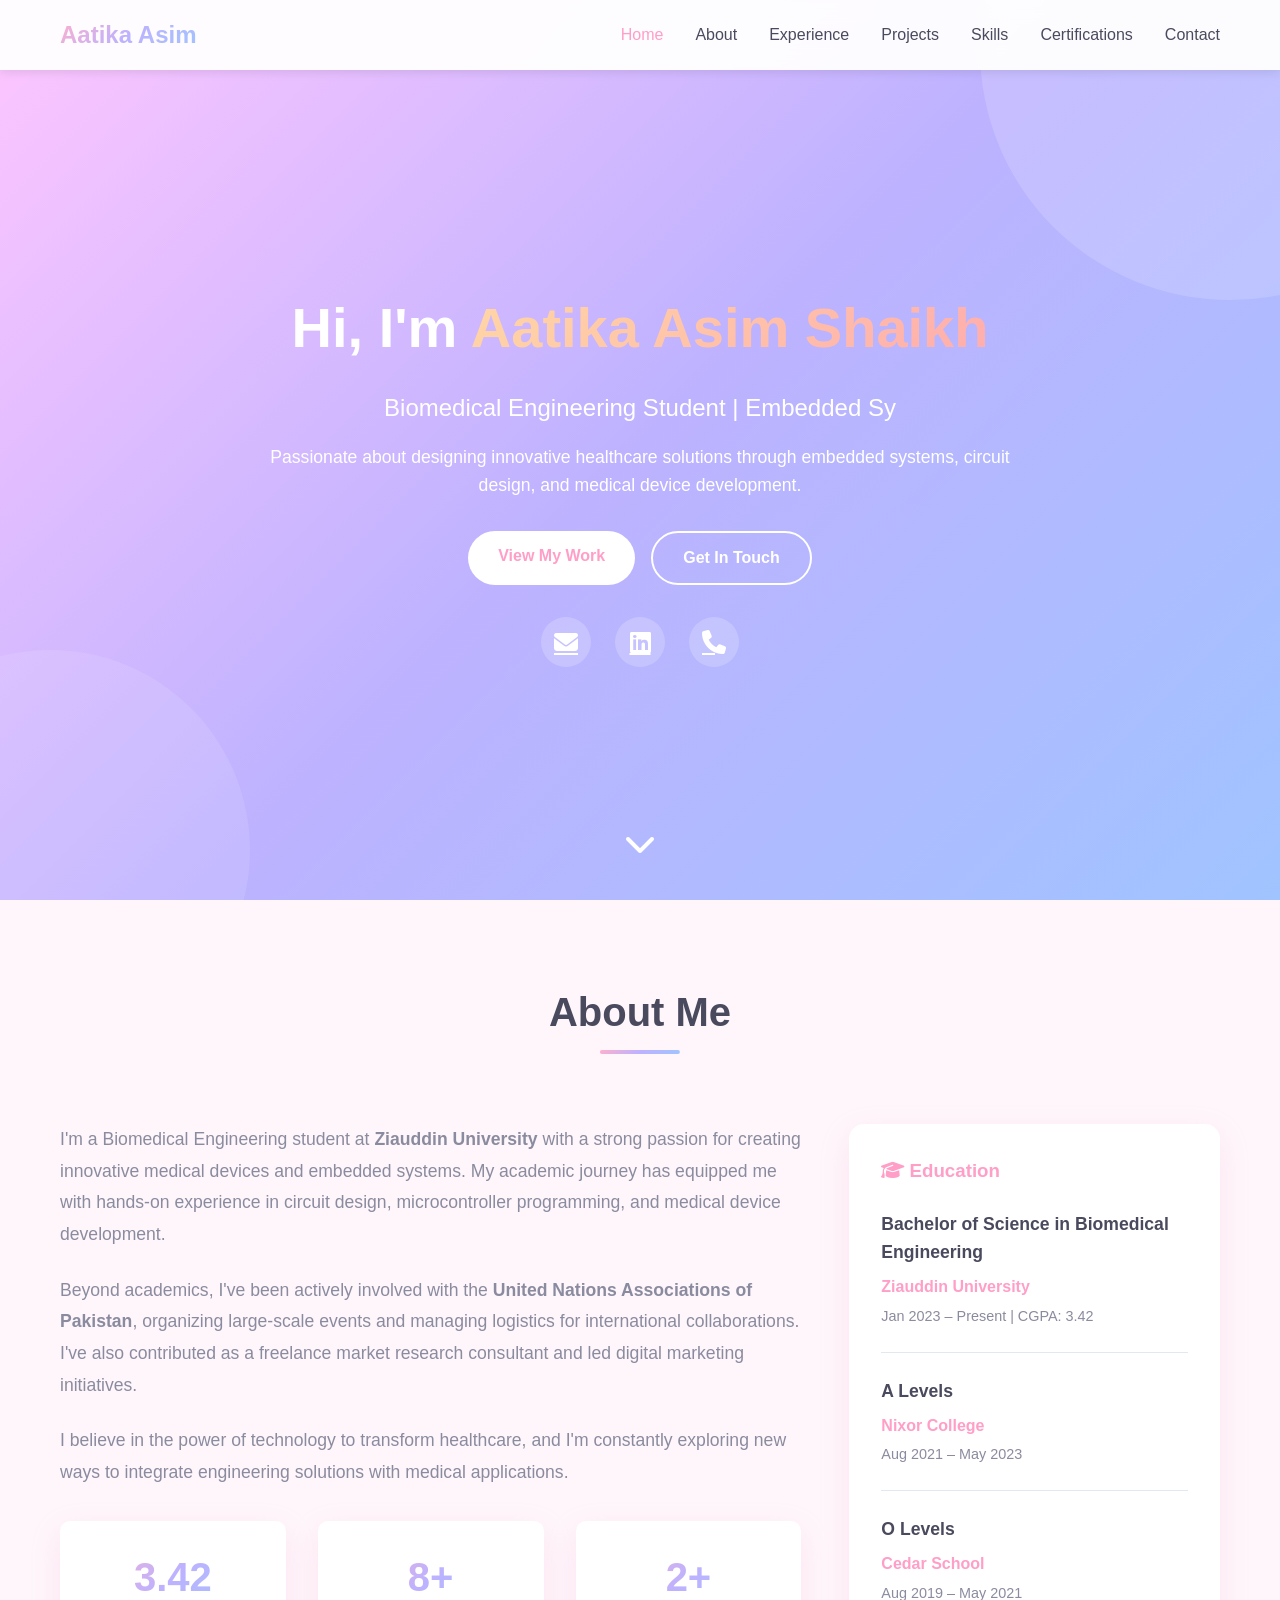
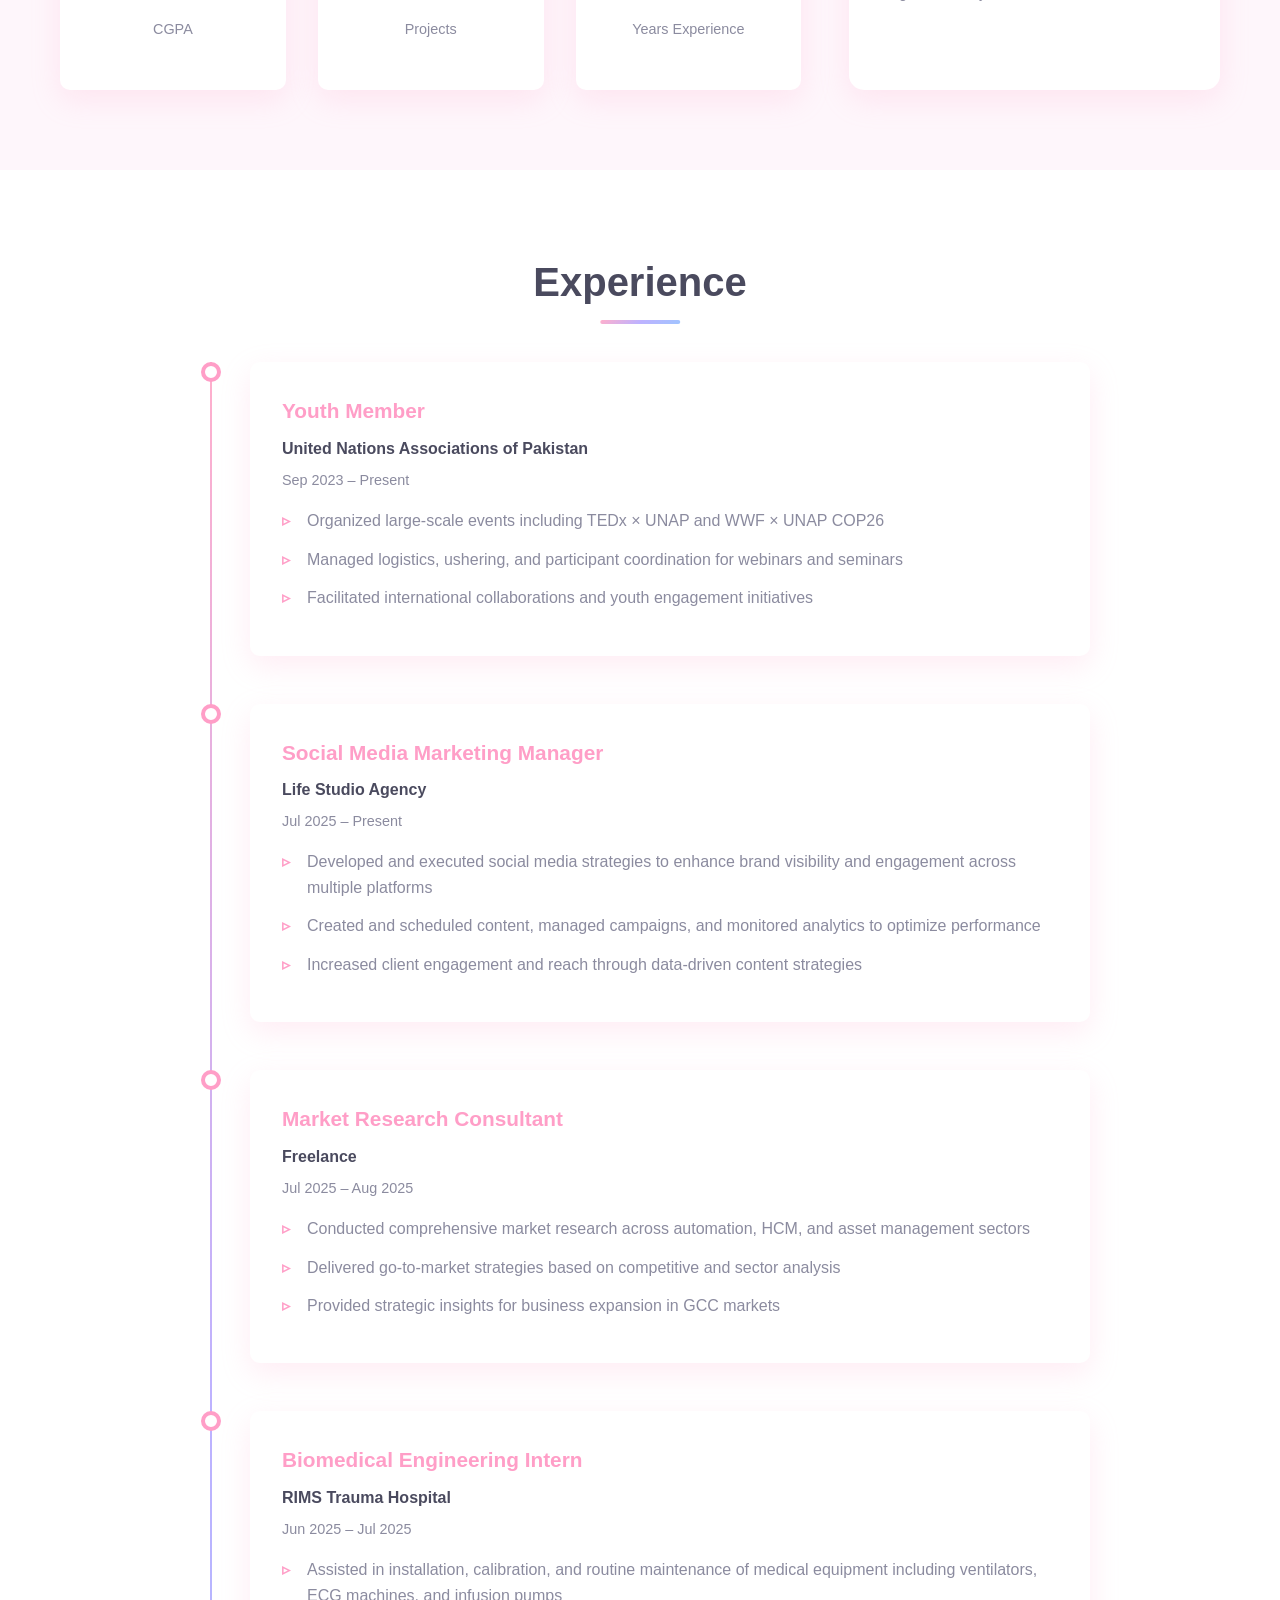
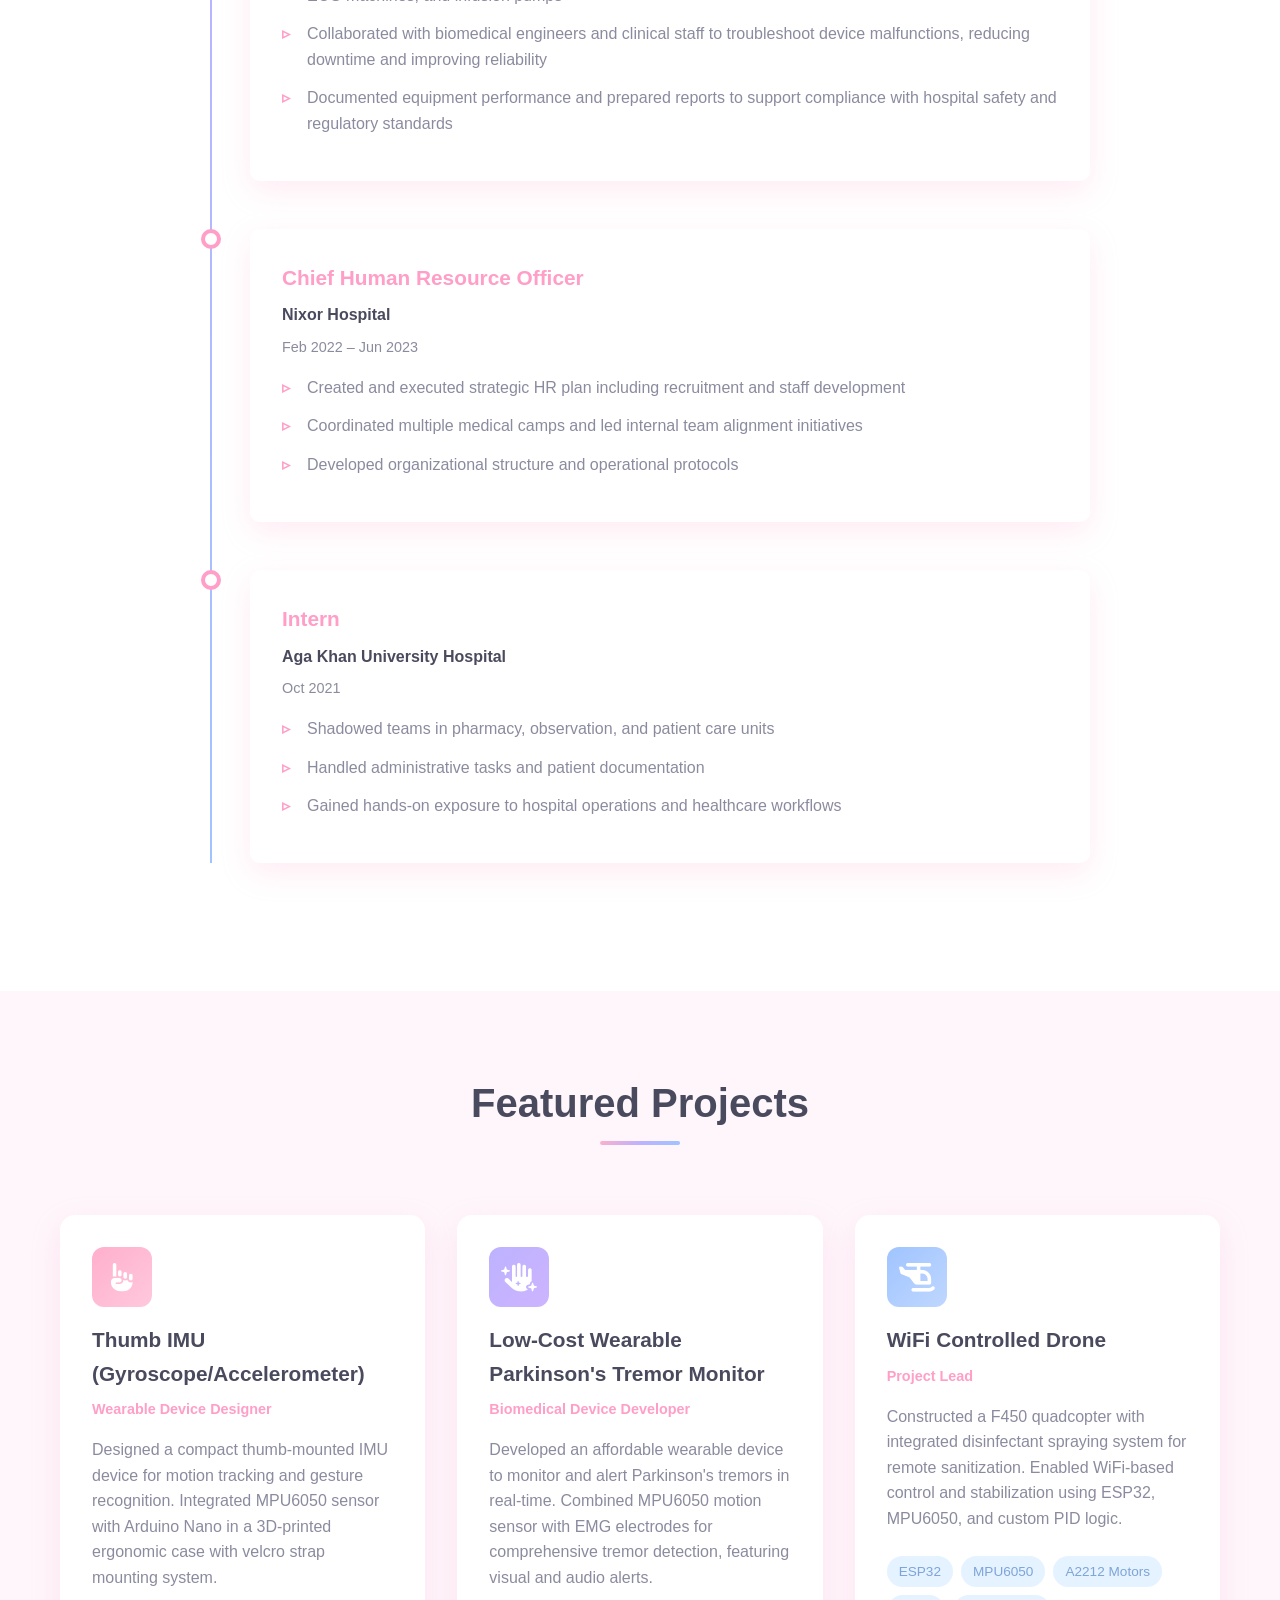
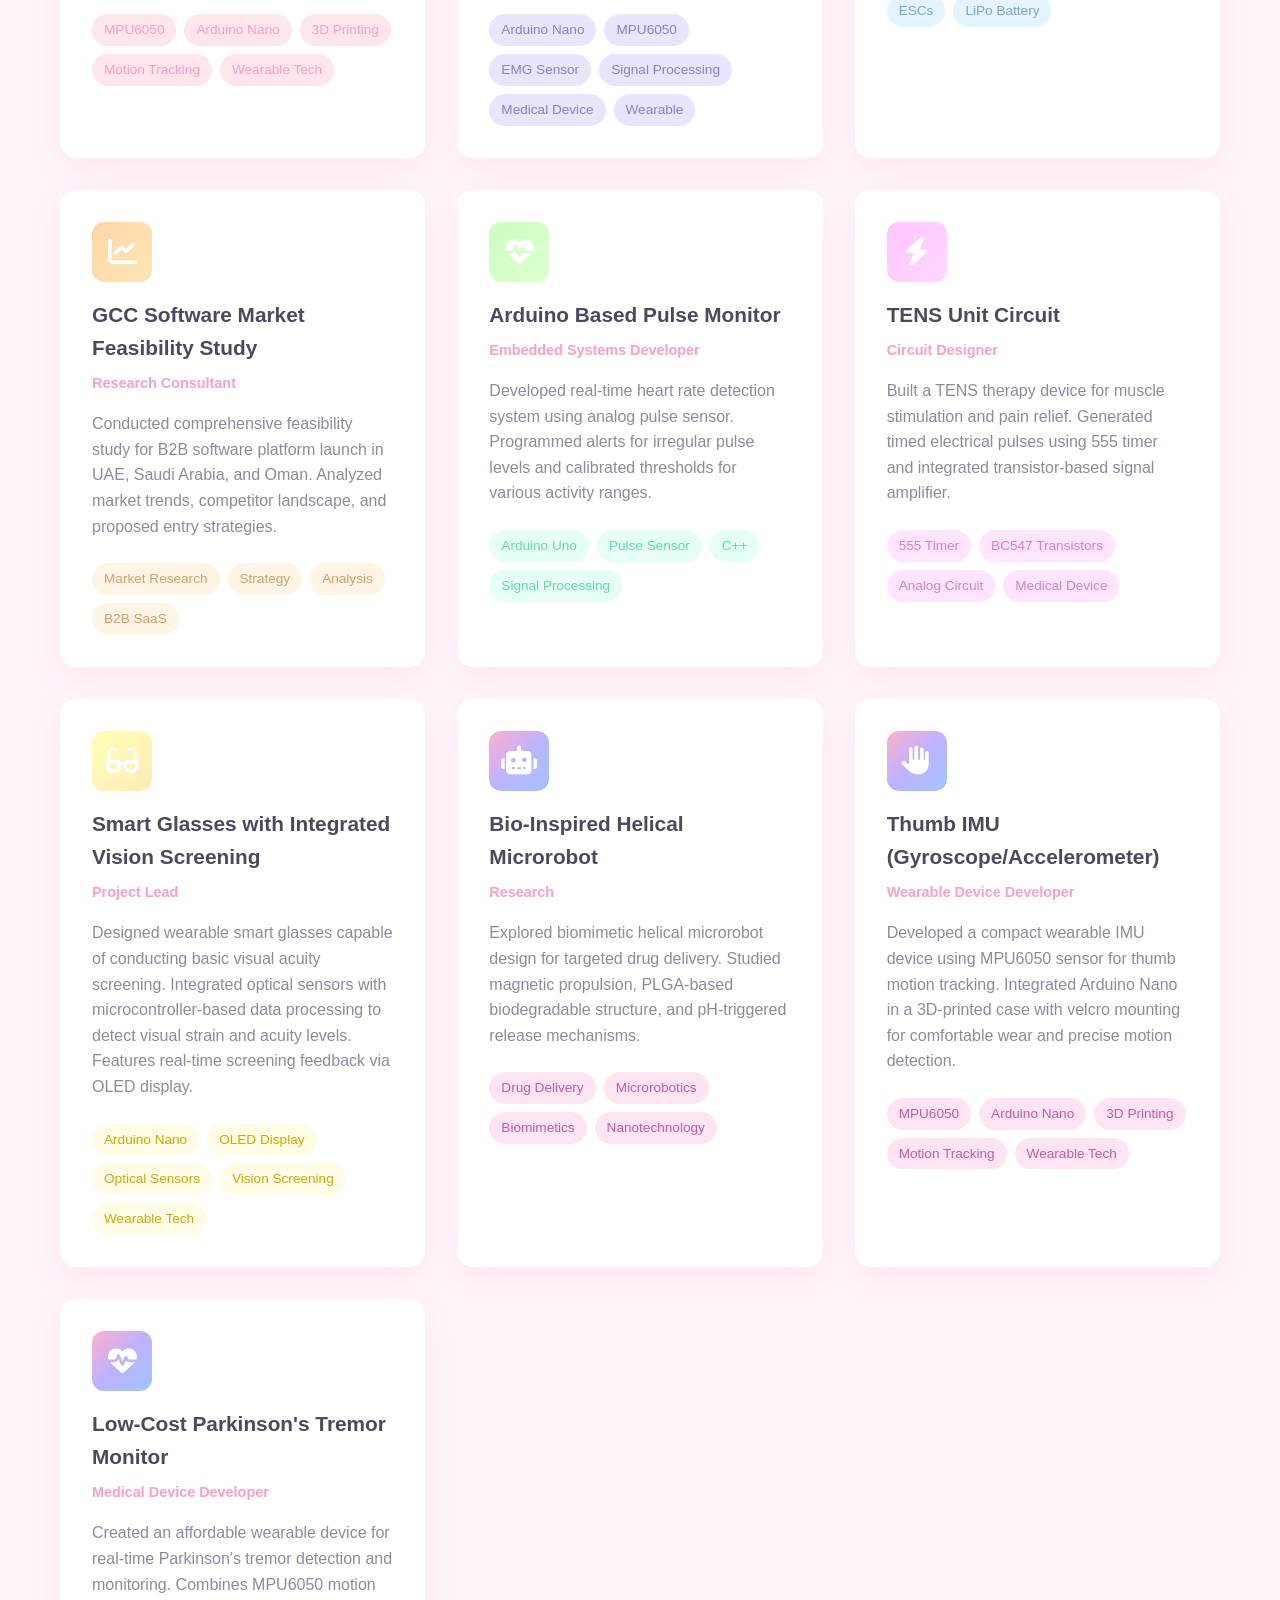
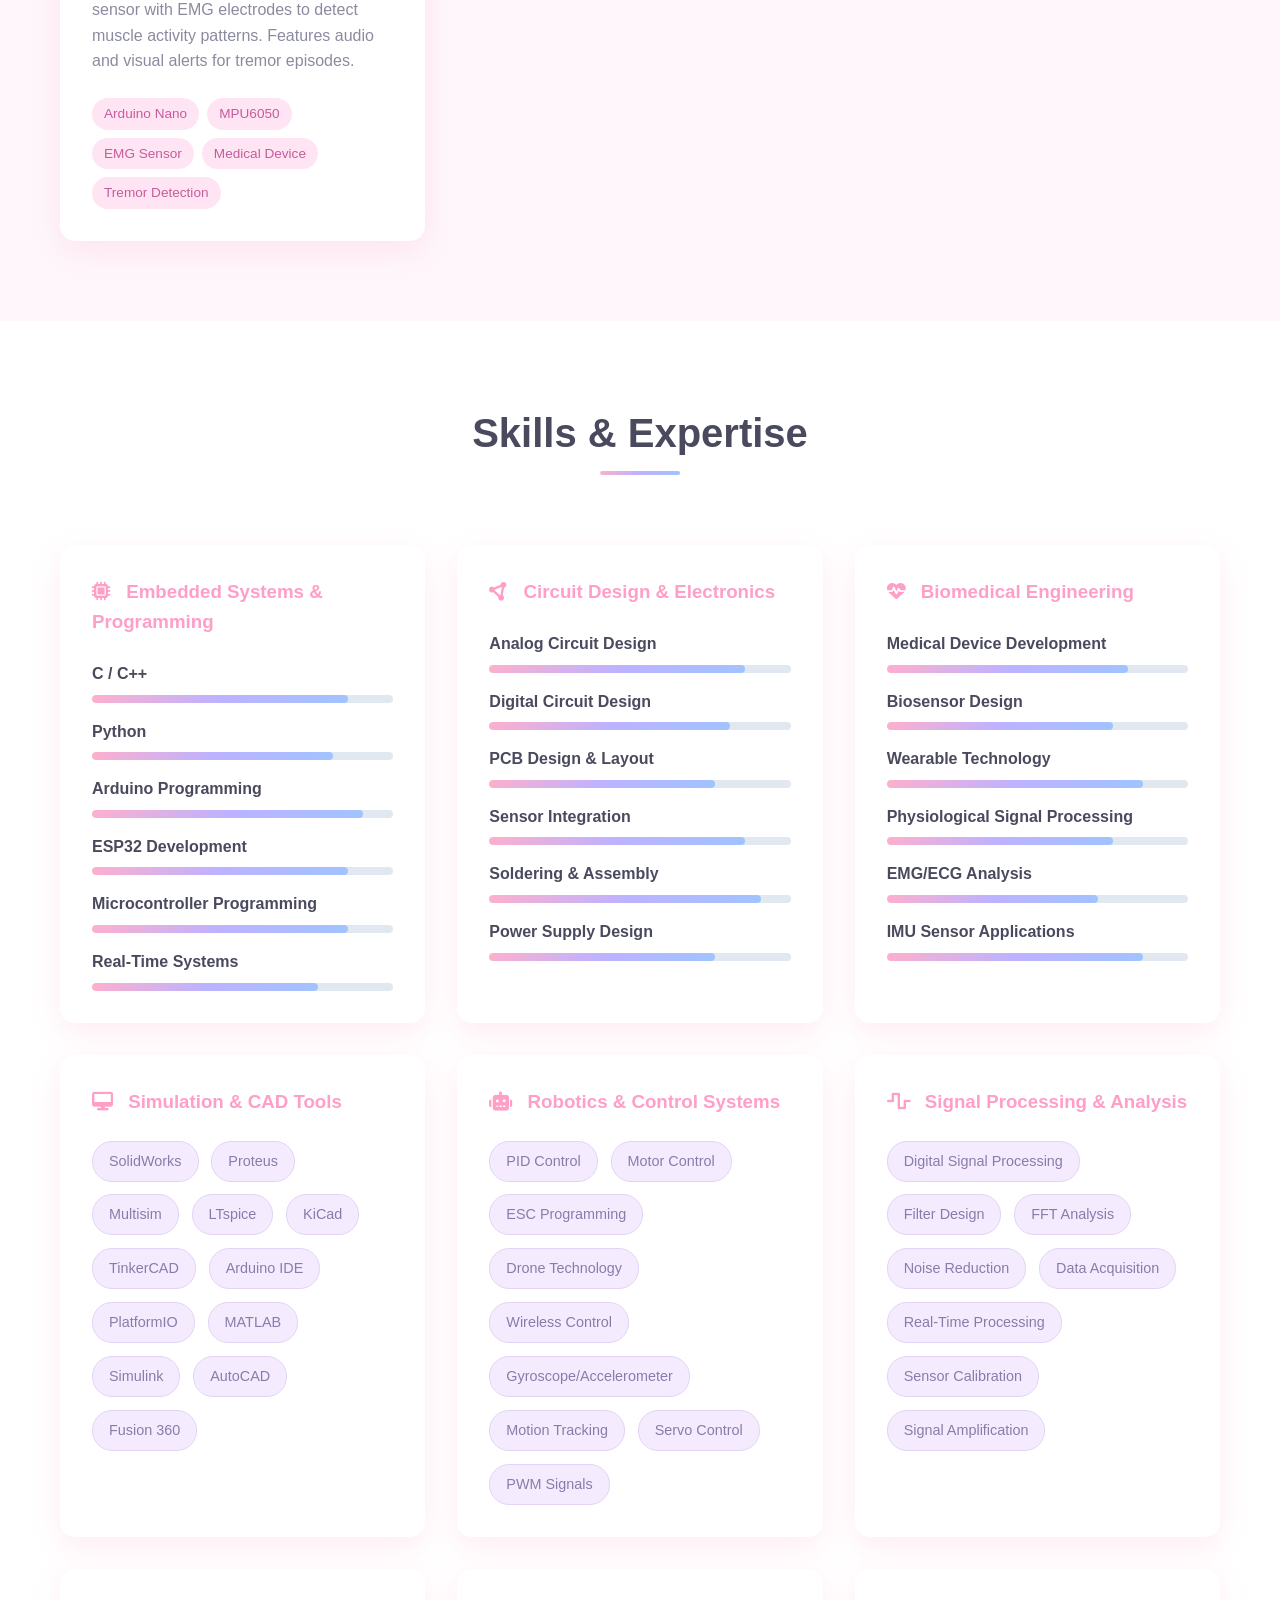
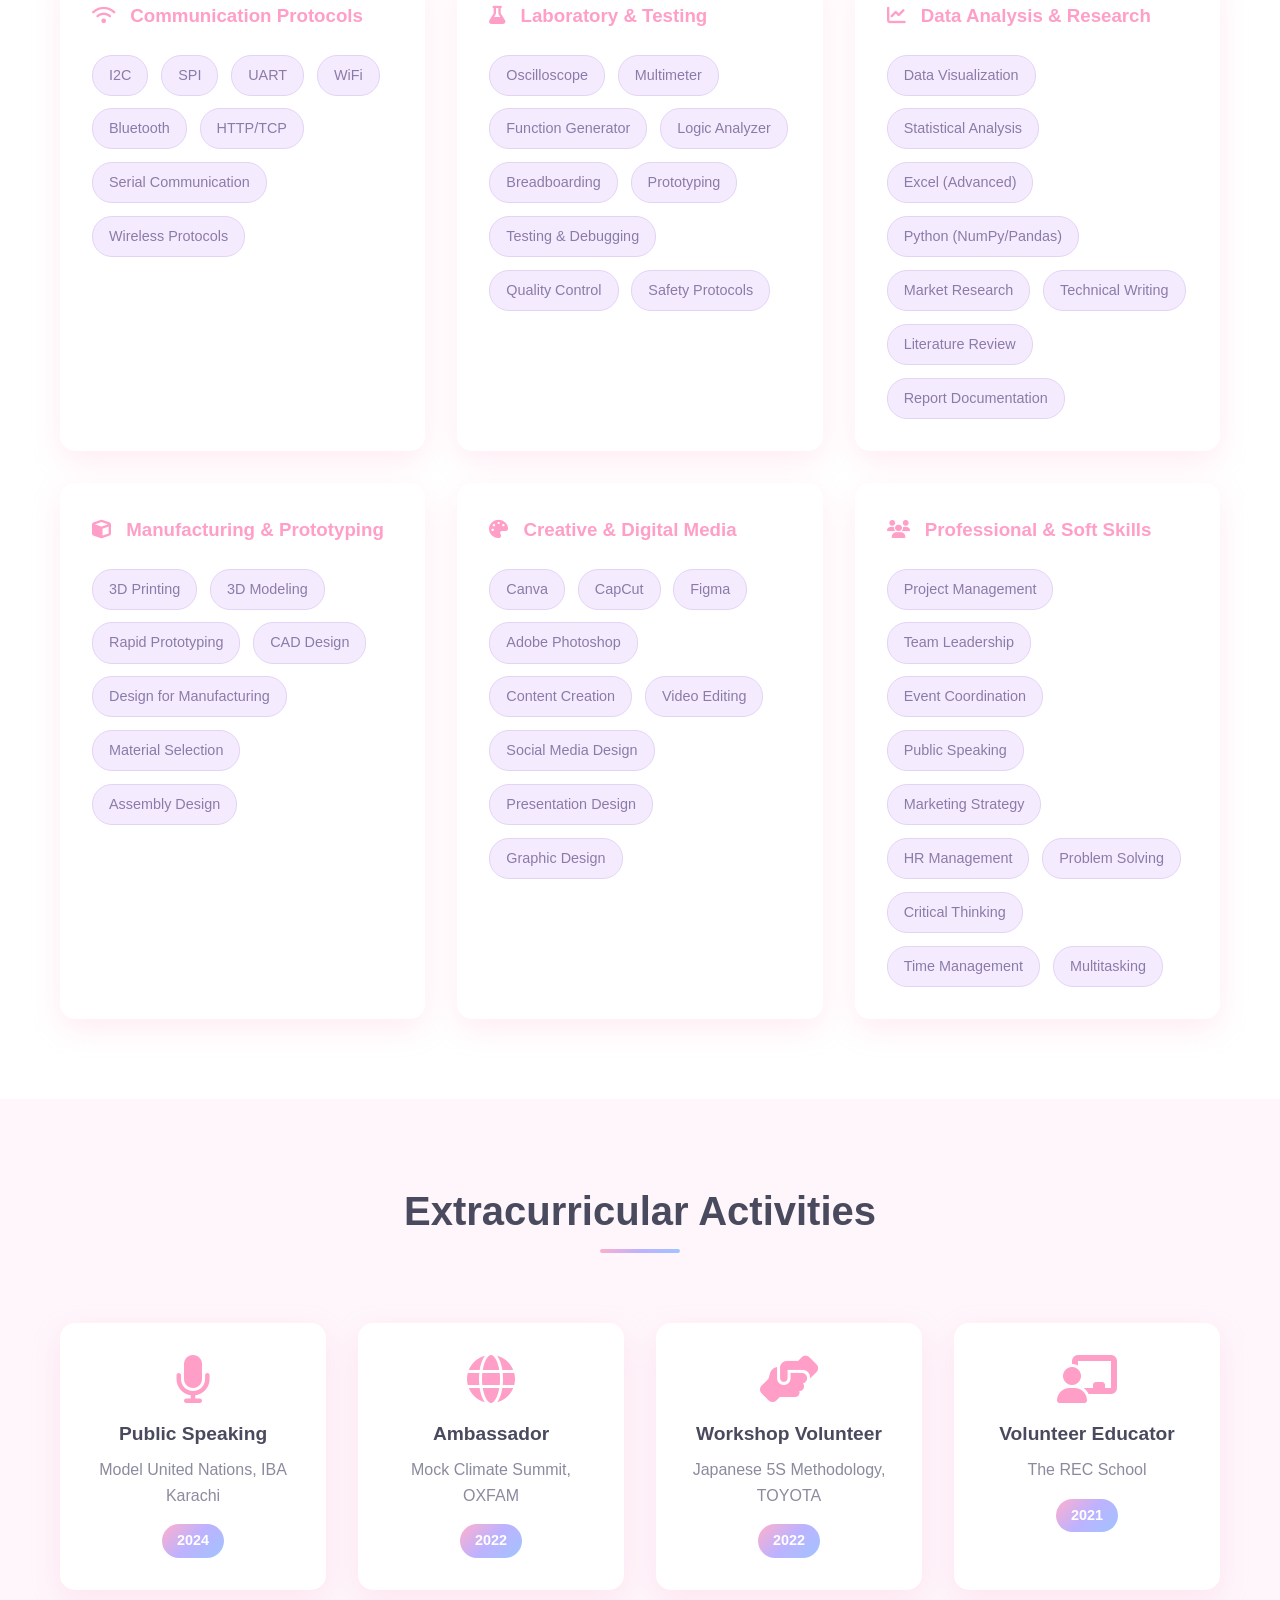
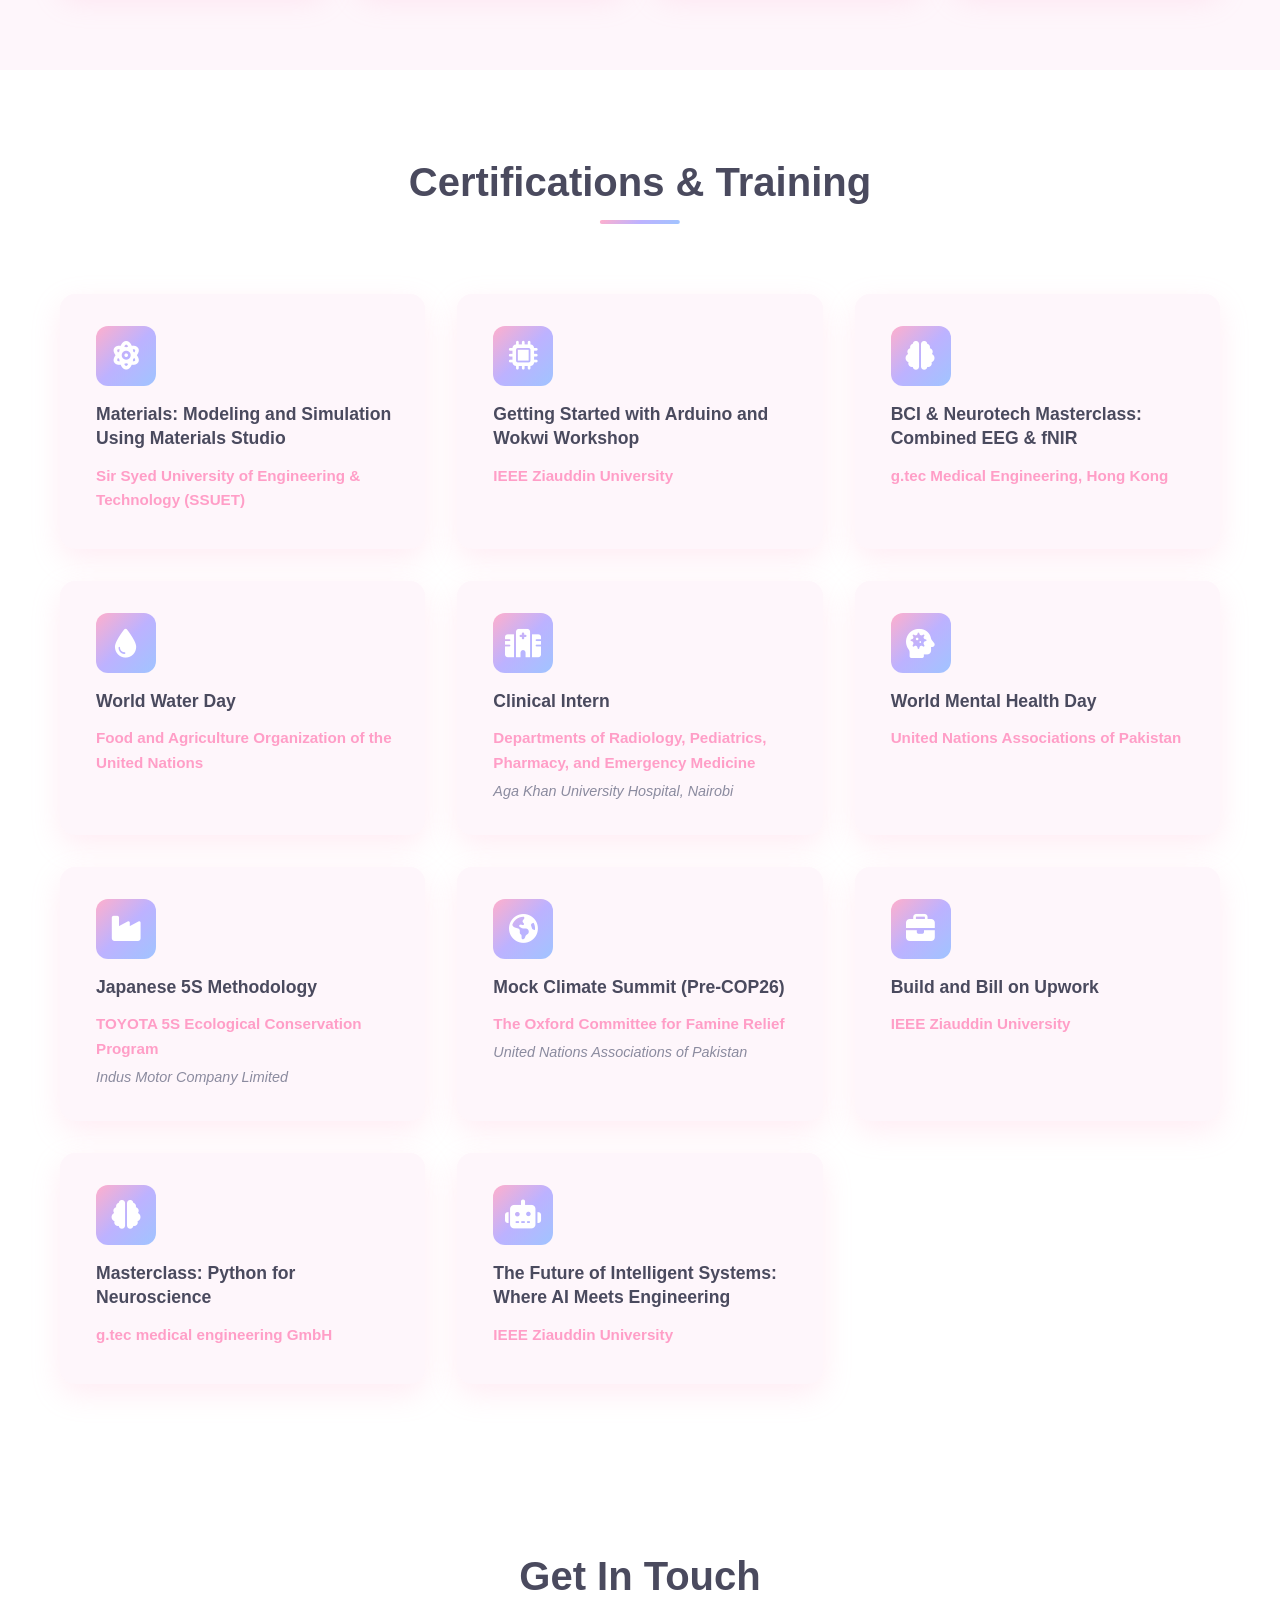
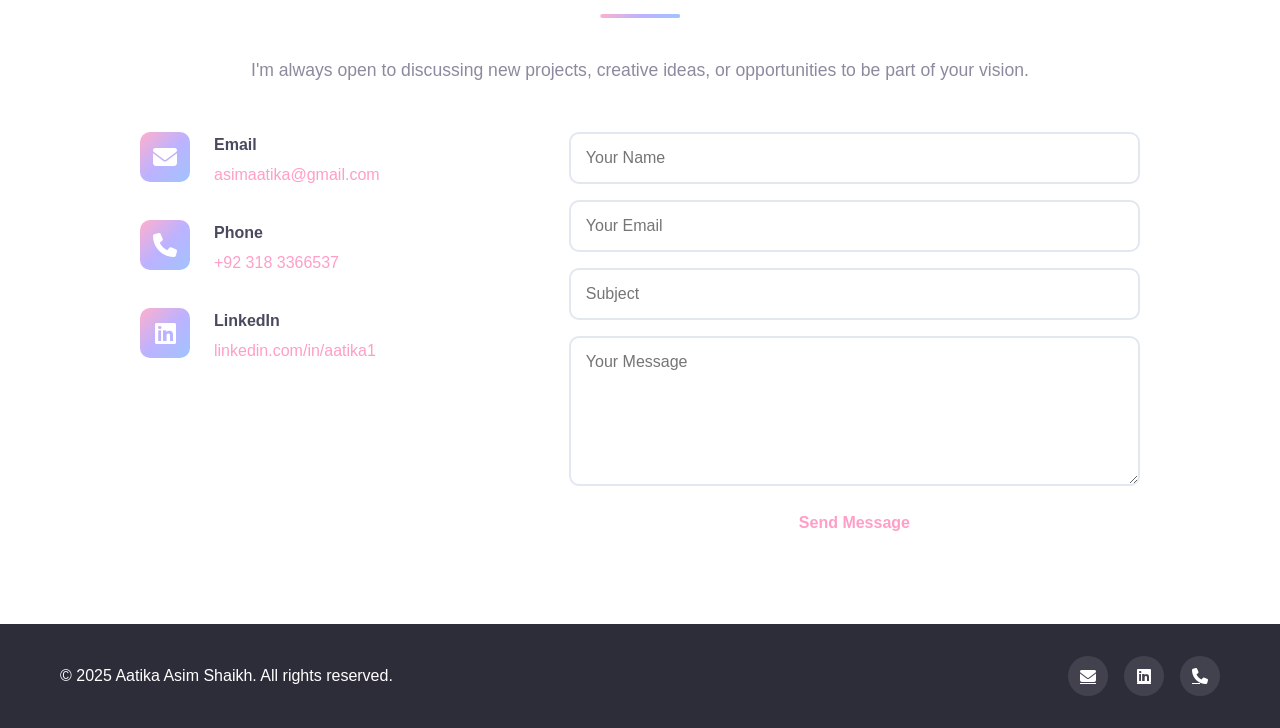
<file: index.html>
<!DOCTYPE html>
<html lang="en">
<head>
    <meta charset="UTF-8">
    <meta name="viewport" content="width=device-width, initial-scale=1.0">
    <title>Aatika Asim Shaikh | Biomedical Engineer</title>
    <link rel="stylesheet" href="style.css">
    <link rel="stylesheet" href="https://cdnjs.cloudflare.com/ajax/libs/font-awesome/6.4.0/css/all.min.css">
</head>
<body>
    <!-- Navigation -->
    <nav class="navbar">
        <div class="container">
            <div class="nav-brand">Aatika Asim</div>
            <button class="nav-toggle" id="navToggle">
                <span></span>
                <span></span>
                <span></span>
            </button>
            <ul class="nav-menu" id="navMenu">
                <li><a href="#home">Home</a></li>
                <li><a href="#about">About</a></li>
                <li><a href="#experience">Experience</a></li>
                <li><a href="#projects">Projects</a></li>
                <li><a href="#skills">Skills</a></li>
                <li><a href="#certifications">Certifications</a></li>
                <li><a href="#contact">Contact</a></li>
            </ul>
        </div>
    </nav>

    <!-- Hero Section -->
    <section id="home" class="hero">
        <div class="hero-content">
            <h1 class="hero-title">Hi, I'm <span class="highlight">Aatika Asim Shaikh</span></h1>
            <p class="hero-subtitle">Biomedical Engineering Student | Embedded Systems Developer | Innovation Enthusiast</p>
            <p class="hero-description">Passionate about designing innovative healthcare solutions through embedded systems, circuit design, and medical device development.</p>
            <div class="hero-buttons">
                <a href="#projects" class="btn btn-primary">View My Work</a>
                <a href="#contact" class="btn btn-secondary">Get In Touch</a>
            </div>
            <div class="social-links">
                <a href="mailto:asimaatika@gmail.com" aria-label="Email"><i class="fas fa-envelope"></i></a>
                <a href="https://www.linkedin.com/in/aatika1/" target="_blank" aria-label="LinkedIn"><i class="fab fa-linkedin"></i></a>
                <a href="tel:+923183366537" aria-label="Phone"><i class="fas fa-phone"></i></a>
            </div>
        </div>
        <div class="hero-scroll">
            <a href="#about"><i class="fas fa-chevron-down"></i></a>
        </div>
    </section>

    <!-- About Section -->
    <section id="about" class="about">
        <div class="container">
            <h2 class="section-title">About Me</h2>
            <div class="about-content">
                <div class="about-text">
                    <p>I'm a Biomedical Engineering student at <strong>Ziauddin University</strong> with a strong passion for creating innovative medical devices and embedded systems. My academic journey has equipped me with hands-on experience in circuit design, microcontroller programming, and medical device development.</p>
                    <p>Beyond academics, I've been actively involved with the <strong>United Nations Associations of Pakistan</strong>, organizing large-scale events and managing logistics for international collaborations. I've also contributed as a freelance market research consultant and led digital marketing initiatives.</p>
                    <p>I believe in the power of technology to transform healthcare, and I'm constantly exploring new ways to integrate engineering solutions with medical applications.</p>
                    
                    <div class="about-stats">
                        <div class="stat-item">
                            <h3>3.42</h3>
                            <p>CGPA</p>
                        </div>
                        <div class="stat-item">
                            <h3>8+</h3>
                            <p>Projects</p>
                        </div>
                        <div class="stat-item">
                            <h3>2+</h3>
                            <p>Years Experience</p>
                        </div>
                    </div>
                </div>
                <div class="about-education">
                    <h3><i class="fas fa-graduation-cap"></i> Education</h3>
                    <div class="education-item">
                        <h4>Bachelor of Science in Biomedical Engineering</h4>
                        <p class="institution">Ziauddin University</p>
                        <p class="duration">Jan 2023 – Present | CGPA: 3.42</p>
                    </div>
                    <div class="education-item">
                        <h4>A Levels</h4>
                        <p class="institution">Nixor College</p>
                        <p class="duration">Aug 2021 – May 2023</p>
                    </div>
                    <div class="education-item">
                        <h4>O Levels</h4>
                        <p class="institution">Cedar School</p>
                        <p class="duration">Aug 2019 – May 2021</p>
                    </div>
                </div>
            </div>
        </div>
    </section>

    <!-- Experience Section -->
    <section id="experience" class="experience">
        <div class="container">
            <h2 class="section-title">Experience</h2>
            <div class="timeline">
                <div class="timeline-item">
                    <div class="timeline-dot"></div>
                    <div class="timeline-content">
                        <h3>Youth Member</h3>
                        <h4>United Nations Associations of Pakistan</h4>
                        <p class="duration">Sep 2023 – Present</p>
                        <ul>
                            <li>Organized large-scale events including TEDx × UNAP and WWF × UNAP COP26</li>
                            <li>Managed logistics, ushering, and participant coordination for webinars and seminars</li>
                            <li>Facilitated international collaborations and youth engagement initiatives</li>
                        </ul>
                    </div>
                </div>

                <div class="timeline-item">
                    <div class="timeline-dot"></div>
                    <div class="timeline-content">
                        <h3>Social Media Marketing Manager</h3>
                        <h4>Life Studio Agency</h4>
                        <p class="duration">Jul 2025 – Present</p>
                        <ul>
                            <li>Developed and executed social media strategies to enhance brand visibility and engagement across multiple platforms</li>
                            <li>Created and scheduled content, managed campaigns, and monitored analytics to optimize performance</li>
                            <li>Increased client engagement and reach through data-driven content strategies</li>
                        </ul>
                    </div>
                </div>

                <div class="timeline-item">
                    <div class="timeline-dot"></div>
                    <div class="timeline-content">
                        <h3>Market Research Consultant</h3>
                        <h4>Freelance</h4>
                        <p class="duration">Jul 2025 – Aug 2025</p>
                        <ul>
                            <li>Conducted comprehensive market research across automation, HCM, and asset management sectors</li>
                            <li>Delivered go-to-market strategies based on competitive and sector analysis</li>
                            <li>Provided strategic insights for business expansion in GCC markets</li>
                        </ul>
                    </div>
                </div>

                <div class="timeline-item">
                    <div class="timeline-dot"></div>
                    <div class="timeline-content">
                        <h3>Biomedical Engineering Intern</h3>
                        <h4>RIMS Trauma Hospital</h4>
                        <p class="duration">Jun 2025 – Jul 2025</p>
                        <ul>
                            <li>Assisted in installation, calibration, and routine maintenance of medical equipment including ventilators, ECG machines, and infusion pumps</li>
                            <li>Collaborated with biomedical engineers and clinical staff to troubleshoot device malfunctions, reducing downtime and improving reliability</li>
                            <li>Documented equipment performance and prepared reports to support compliance with hospital safety and regulatory standards</li>
                        </ul>
                    </div>
                </div>

                <div class="timeline-item">
                    <div class="timeline-dot"></div>
                    <div class="timeline-content">
                        <h3>Chief Human Resource Officer</h3>
                        <h4>Nixor Hospital</h4>
                        <p class="duration">Feb 2022 – Jun 2023</p>
                        <ul>
                            <li>Created and executed strategic HR plan including recruitment and staff development</li>
                            <li>Coordinated multiple medical camps and led internal team alignment initiatives</li>
                            <li>Developed organizational structure and operational protocols</li>
                        </ul>
                    </div>
                </div>

                <div class="timeline-item">
                    <div class="timeline-dot"></div>
                    <div class="timeline-content">
                        <h3>Intern</h3>
                        <h4>Aga Khan University Hospital</h4>
                        <p class="duration">Oct 2021</p>
                        <ul>
                            <li>Shadowed teams in pharmacy, observation, and patient care units</li>
                            <li>Handled administrative tasks and patient documentation</li>
                            <li>Gained hands-on exposure to hospital operations and healthcare workflows</li>
                        </ul>
                    </div>
                </div>
            </div>
        </div>
    </section>

    <!-- Projects Section -->
    <section id="projects" class="projects">
        <div class="container">
            <h2 class="section-title">Featured Projects</h2>
            <div class="projects-grid">
                <div class="project-card">
                    <div class="project-icon">
                        <i class="fas fa-hand-point-up"></i>
                    </div>
                    <h3>Thumb IMU (Gyroscope/Accelerometer)</h3>
                    <p class="project-role">Wearable Device Designer</p>
                    <p class="project-description">Designed a compact thumb-mounted IMU device for motion tracking and gesture recognition. Integrated MPU6050 sensor with Arduino Nano in a 3D-printed ergonomic case with velcro strap mounting system.</p>
                    <div class="project-tech">
                        <span class="tech-tag">MPU6050</span>
                        <span class="tech-tag">Arduino Nano</span>
                        <span class="tech-tag">3D Printing</span>
                        <span class="tech-tag">Motion Tracking</span>
                        <span class="tech-tag">Wearable Tech</span>
                    </div>
                </div>

                <div class="project-card">
                    <div class="project-icon">
                        <i class="fas fa-hand-sparkles"></i>
                    </div>
                    <h3>Low-Cost Wearable Parkinson's Tremor Monitor</h3>
                    <p class="project-role">Biomedical Device Developer</p>
                    <p class="project-description">Developed an affordable wearable device to monitor and alert Parkinson's tremors in real-time. Combined MPU6050 motion sensor with EMG electrodes for comprehensive tremor detection, featuring visual and audio alerts.</p>
                    <div class="project-tech">
                        <span class="tech-tag">Arduino Nano</span>
                        <span class="tech-tag">MPU6050</span>
                        <span class="tech-tag">EMG Sensor</span>
                        <span class="tech-tag">Signal Processing</span>
                        <span class="tech-tag">Medical Device</span>
                        <span class="tech-tag">Wearable</span>
                    </div>
                </div>

                <div class="project-card">
                    <div class="project-icon">
                        <i class="fas fa-helicopter"></i>
                    </div>
                    <h3>WiFi Controlled Drone</h3>
                    <p class="project-role">Project Lead</p>
                    <p class="project-description">Constructed a F450 quadcopter with integrated disinfectant spraying system for remote sanitization. Enabled WiFi-based control and stabilization using ESP32, MPU6050, and custom PID logic.</p>
                    <div class="project-tech">
                        <span class="tech-tag">ESP32</span>
                        <span class="tech-tag">MPU6050</span>
                        <span class="tech-tag">A2212 Motors</span>
                        <span class="tech-tag">ESCs</span>
                        <span class="tech-tag">LiPo Battery</span>
                    </div>
                </div>

                <div class="project-card">
                    <div class="project-icon">
                        <i class="fas fa-chart-line"></i>
                    </div>
                    <h3>GCC Software Market Feasibility Study</h3>
                    <p class="project-role">Research Consultant</p>
                    <p class="project-description">Conducted comprehensive feasibility study for B2B software platform launch in UAE, Saudi Arabia, and Oman. Analyzed market trends, competitor landscape, and proposed entry strategies.</p>
                    <div class="project-tech">
                        <span class="tech-tag">Market Research</span>
                        <span class="tech-tag">Strategy</span>
                        <span class="tech-tag">Analysis</span>
                        <span class="tech-tag">B2B SaaS</span>
                    </div>
                </div>

                <div class="project-card">
                    <div class="project-icon">
                        <i class="fas fa-heartbeat"></i>
                    </div>
                    <h3>Arduino Based Pulse Monitor</h3>
                    <p class="project-role">Embedded Systems Developer</p>
                    <p class="project-description">Developed real-time heart rate detection system using analog pulse sensor. Programmed alerts for irregular pulse levels and calibrated thresholds for various activity ranges.</p>
                    <div class="project-tech">
                        <span class="tech-tag">Arduino Uno</span>
                        <span class="tech-tag">Pulse Sensor</span>
                        <span class="tech-tag">C++</span>
                        <span class="tech-tag">Signal Processing</span>
                    </div>
                </div>

                <div class="project-card">
                    <div class="project-icon">
                        <i class="fas fa-bolt"></i>
                    </div>
                    <h3>TENS Unit Circuit</h3>
                    <p class="project-role">Circuit Designer</p>
                    <p class="project-description">Built a TENS therapy device for muscle stimulation and pain relief. Generated timed electrical pulses using 555 timer and integrated transistor-based signal amplifier.</p>
                    <div class="project-tech">
                        <span class="tech-tag">555 Timer</span>
                        <span class="tech-tag">BC547 Transistors</span>
                        <span class="tech-tag">Analog Circuit</span>
                        <span class="tech-tag">Medical Device</span>
                    </div>
                </div>

                <div class="project-card">
                    <div class="project-icon">
                        <i class="fas fa-glasses"></i>
                    </div>
                    <h3>Smart Glasses with Integrated Vision Screening</h3>
                    <p class="project-role">Project Lead</p>
                    <p class="project-description">Designed wearable smart glasses capable of conducting basic visual acuity screening. Integrated optical sensors with microcontroller-based data processing to detect visual strain and acuity levels. Features real-time screening feedback via OLED display.</p>
                    <div class="project-tech">
                        <span class="tech-tag">Arduino Nano</span>
                        <span class="tech-tag">OLED Display</span>
                        <span class="tech-tag">Optical Sensors</span>
                        <span class="tech-tag">Vision Screening</span>
                        <span class="tech-tag">Wearable Tech</span>
                    </div>
                </div>

                <div class="project-card">
                    <div class="project-icon">
                        <i class="fas fa-robot"></i>
                    </div>
                    <h3>Bio-Inspired Helical Microrobot</h3>
                    <p class="project-role">Research</p>
                    <p class="project-description">Explored biomimetic helical microrobot design for targeted drug delivery. Studied magnetic propulsion, PLGA-based biodegradable structure, and pH-triggered release mechanisms.</p>
                    <div class="project-tech">
                        <span class="tech-tag">Drug Delivery</span>
                        <span class="tech-tag">Microrobotics</span>
                        <span class="tech-tag">Biomimetics</span>
                        <span class="tech-tag">Nanotechnology</span>
                    </div>
                </div>

                <div class="project-card">
                    <div class="project-icon">
                        <i class="fas fa-hand-paper"></i>
                    </div>
                    <h3>Thumb IMU (Gyroscope/Accelerometer)</h3>
                    <p class="project-role">Wearable Device Developer</p>
                    <p class="project-description">Developed a compact wearable IMU device using MPU6050 sensor for thumb motion tracking. Integrated Arduino Nano in a 3D-printed case with velcro mounting for comfortable wear and precise motion detection.</p>
                    <div class="project-tech">
                        <span class="tech-tag">MPU6050</span>
                        <span class="tech-tag">Arduino Nano</span>
                        <span class="tech-tag">3D Printing</span>
                        <span class="tech-tag">Motion Tracking</span>
                        <span class="tech-tag">Wearable Tech</span>
                    </div>
                </div>

                <div class="project-card">
                    <div class="project-icon">
                        <i class="fas fa-heartbeat"></i>
                    </div>
                    <h3>Low-Cost Parkinson's Tremor Monitor</h3>
                    <p class="project-role">Medical Device Developer</p>
                    <p class="project-description">Created an affordable wearable device for real-time Parkinson's tremor detection and monitoring. Combines MPU6050 motion sensor with EMG electrodes to detect muscle activity patterns. Features audio and visual alerts for tremor episodes.</p>
                    <div class="project-tech">
                        <span class="tech-tag">Arduino Nano</span>
                        <span class="tech-tag">MPU6050</span>
                        <span class="tech-tag">EMG Sensor</span>
                        <span class="tech-tag">Medical Device</span>
                        <span class="tech-tag">Tremor Detection</span>
                    </div>
                </div>
            </div>
        </div>
    </section>

    <!-- Skills Section -->
    <section id="skills" class="skills">
        <div class="container">
            <h2 class="section-title">Skills & Expertise</h2>
            <div class="skills-grid">
                <div class="skill-category">
                    <h3><i class="fas fa-microchip"></i> Embedded Systems & Programming</h3>
                    <div class="skill-list">
                        <div class="skill-item">
                            <span>C / C++</span>
                            <div class="skill-bar"><div class="skill-progress" style="width: 85%"></div></div>
                        </div>
                        <div class="skill-item">
                            <span>Python</span>
                            <div class="skill-bar"><div class="skill-progress" style="width: 80%"></div></div>
                        </div>
                        <div class="skill-item">
                            <span>Arduino Programming</span>
                            <div class="skill-bar"><div class="skill-progress" style="width: 90%"></div></div>
                        </div>
                        <div class="skill-item">
                            <span>ESP32 Development</span>
                            <div class="skill-bar"><div class="skill-progress" style="width: 85%"></div></div>
                        </div>
                        <div class="skill-item">
                            <span>Microcontroller Programming</span>
                            <div class="skill-bar"><div class="skill-progress" style="width: 85%"></div></div>
                        </div>
                        <div class="skill-item">
                            <span>Real-Time Systems</span>
                            <div class="skill-bar"><div class="skill-progress" style="width: 75%"></div></div>
                        </div>
                    </div>
                </div>

                <div class="skill-category">
                    <h3><i class="fas fa-circle-nodes"></i> Circuit Design & Electronics</h3>
                    <div class="skill-list">
                        <div class="skill-item">
                            <span>Analog Circuit Design</span>
                            <div class="skill-bar"><div class="skill-progress" style="width: 85%"></div></div>
                        </div>
                        <div class="skill-item">
                            <span>Digital Circuit Design</span>
                            <div class="skill-bar"><div class="skill-progress" style="width: 80%"></div></div>
                        </div>
                        <div class="skill-item">
                            <span>PCB Design & Layout</span>
                            <div class="skill-bar"><div class="skill-progress" style="width: 75%"></div></div>
                        </div>
                        <div class="skill-item">
                            <span>Sensor Integration</span>
                            <div class="skill-bar"><div class="skill-progress" style="width: 85%"></div></div>
                        </div>
                        <div class="skill-item">
                            <span>Soldering & Assembly</span>
                            <div class="skill-bar"><div class="skill-progress" style="width: 90%"></div></div>
                        </div>
                        <div class="skill-item">
                            <span>Power Supply Design</span>
                            <div class="skill-bar"><div class="skill-progress" style="width: 75%"></div></div>
                        </div>
                    </div>
                </div>

                <div class="skill-category">
                    <h3><i class="fas fa-heartbeat"></i> Biomedical Engineering</h3>
                    <div class="skill-list">
                        <div class="skill-item">
                            <span>Medical Device Development</span>
                            <div class="skill-bar"><div class="skill-progress" style="width: 80%"></div></div>
                        </div>
                        <div class="skill-item">
                            <span>Biosensor Design</span>
                            <div class="skill-bar"><div class="skill-progress" style="width: 75%"></div></div>
                        </div>
                        <div class="skill-item">
                            <span>Wearable Technology</span>
                            <div class="skill-bar"><div class="skill-progress" style="width: 85%"></div></div>
                        </div>
                        <div class="skill-item">
                            <span>Physiological Signal Processing</span>
                            <div class="skill-bar"><div class="skill-progress" style="width: 75%"></div></div>
                        </div>
                        <div class="skill-item">
                            <span>EMG/ECG Analysis</span>
                            <div class="skill-bar"><div class="skill-progress" style="width: 70%"></div></div>
                        </div>
                        <div class="skill-item">
                            <span>IMU Sensor Applications</span>
                            <div class="skill-bar"><div class="skill-progress" style="width: 85%"></div></div>
                        </div>
                    </div>
                </div>

                <div class="skill-category">
                    <h3><i class="fas fa-desktop"></i> Simulation & CAD Tools</h3>
                    <div class="skill-tags">
                        <span class="skill-tag">SolidWorks</span>
                        <span class="skill-tag">Proteus</span>
                        <span class="skill-tag">Multisim</span>
                        <span class="skill-tag">LTspice</span>
                        <span class="skill-tag">KiCad</span>
                        <span class="skill-tag">TinkerCAD</span>
                        <span class="skill-tag">Arduino IDE</span>
                        <span class="skill-tag">PlatformIO</span>
                        <span class="skill-tag">MATLAB</span>
                        <span class="skill-tag">Simulink</span>
                        <span class="skill-tag">AutoCAD</span>
                        <span class="skill-tag">Fusion 360</span>
                    </div>
                </div>

                <div class="skill-category">
                    <h3><i class="fas fa-robot"></i> Robotics & Control Systems</h3>
                    <div class="skill-tags">
                        <span class="skill-tag">PID Control</span>
                        <span class="skill-tag">Motor Control</span>
                        <span class="skill-tag">ESC Programming</span>
                        <span class="skill-tag">Drone Technology</span>
                        <span class="skill-tag">Wireless Control</span>
                        <span class="skill-tag">Gyroscope/Accelerometer</span>
                        <span class="skill-tag">Motion Tracking</span>
                        <span class="skill-tag">Servo Control</span>
                        <span class="skill-tag">PWM Signals</span>
                    </div>
                </div>

                <div class="skill-category">
                    <h3><i class="fas fa-wave-square"></i> Signal Processing & Analysis</h3>
                    <div class="skill-tags">
                        <span class="skill-tag">Digital Signal Processing</span>
                        <span class="skill-tag">Filter Design</span>
                        <span class="skill-tag">FFT Analysis</span>
                        <span class="skill-tag">Noise Reduction</span>
                        <span class="skill-tag">Data Acquisition</span>
                        <span class="skill-tag">Real-Time Processing</span>
                        <span class="skill-tag">Sensor Calibration</span>
                        <span class="skill-tag">Signal Amplification</span>
                    </div>
                </div>

                <div class="skill-category">
                    <h3><i class="fas fa-wifi"></i> Communication Protocols</h3>
                    <div class="skill-tags">
                        <span class="skill-tag">I2C</span>
                        <span class="skill-tag">SPI</span>
                        <span class="skill-tag">UART</span>
                        <span class="skill-tag">WiFi</span>
                        <span class="skill-tag">Bluetooth</span>
                        <span class="skill-tag">HTTP/TCP</span>
                        <span class="skill-tag">Serial Communication</span>
                        <span class="skill-tag">Wireless Protocols</span>
                    </div>
                </div>

                <div class="skill-category">
                    <h3><i class="fas fa-flask"></i> Laboratory & Testing</h3>
                    <div class="skill-tags">
                        <span class="skill-tag">Oscilloscope</span>
                        <span class="skill-tag">Multimeter</span>
                        <span class="skill-tag">Function Generator</span>
                        <span class="skill-tag">Logic Analyzer</span>
                        <span class="skill-tag">Breadboarding</span>
                        <span class="skill-tag">Prototyping</span>
                        <span class="skill-tag">Testing & Debugging</span>
                        <span class="skill-tag">Quality Control</span>
                        <span class="skill-tag">Safety Protocols</span>
                    </div>
                </div>

                <div class="skill-category">
                    <h3><i class="fas fa-chart-line"></i> Data Analysis & Research</h3>
                    <div class="skill-tags">
                        <span class="skill-tag">Data Visualization</span>
                        <span class="skill-tag">Statistical Analysis</span>
                        <span class="skill-tag">Excel (Advanced)</span>
                        <span class="skill-tag">Python (NumPy/Pandas)</span>
                        <span class="skill-tag">Market Research</span>
                        <span class="skill-tag">Technical Writing</span>
                        <span class="skill-tag">Literature Review</span>
                        <span class="skill-tag">Report Documentation</span>
                    </div>
                </div>

                <div class="skill-category">
                    <h3><i class="fas fa-cube"></i> Manufacturing & Prototyping</h3>
                    <div class="skill-tags">
                        <span class="skill-tag">3D Printing</span>
                        <span class="skill-tag">3D Modeling</span>
                        <span class="skill-tag">Rapid Prototyping</span>
                        <span class="skill-tag">CAD Design</span>
                        <span class="skill-tag">Design for Manufacturing</span>
                        <span class="skill-tag">Material Selection</span>
                        <span class="skill-tag">Assembly Design</span>
                    </div>
                </div>

                <div class="skill-category">
                    <h3><i class="fas fa-palette"></i> Creative & Digital Media</h3>
                    <div class="skill-tags">
                        <span class="skill-tag">Canva</span>
                        <span class="skill-tag">CapCut</span>
                        <span class="skill-tag">Figma</span>
                        <span class="skill-tag">Adobe Photoshop</span>
                        <span class="skill-tag">Content Creation</span>
                        <span class="skill-tag">Video Editing</span>
                        <span class="skill-tag">Social Media Design</span>
                        <span class="skill-tag">Presentation Design</span>
                        <span class="skill-tag">Graphic Design</span>
                    </div>
                </div>

                <div class="skill-category">
                    <h3><i class="fas fa-users"></i> Professional & Soft Skills</h3>
                    <div class="skill-tags">
                        <span class="skill-tag">Project Management</span>
                        <span class="skill-tag">Team Leadership</span>
                        <span class="skill-tag">Event Coordination</span>
                        <span class="skill-tag">Public Speaking</span>
                        <span class="skill-tag">Marketing Strategy</span>
                        <span class="skill-tag">HR Management</span>
                        <span class="skill-tag">Problem Solving</span>
                        <span class="skill-tag">Critical Thinking</span>
                        <span class="skill-tag">Time Management</span>
                        <span class="skill-tag">Multitasking</span>
                    </div>
                </div>
            </div>
        </div>
    </section>

    <!-- Activities Section -->
    <section class="activities">
        <div class="container">
            <h2 class="section-title">Extracurricular Activities</h2>
            <div class="activities-grid">
                <div class="activity-card">
                    <i class="fas fa-microphone"></i>
                    <h3>Public Speaking</h3>
                    <p>Model United Nations, IBA Karachi</p>
                    <span class="year">2024</span>
                </div>
                <div class="activity-card">
                    <i class="fas fa-globe"></i>
                    <h3>Ambassador</h3>
                    <p>Mock Climate Summit, OXFAM</p>
                    <span class="year">2022</span>
                </div>
                <div class="activity-card">
                    <i class="fas fa-hands-helping"></i>
                    <h3>Workshop Volunteer</h3>
                    <p>Japanese 5S Methodology, TOYOTA</p>
                    <span class="year">2022</span>
                </div>
                <div class="activity-card">
                    <i class="fas fa-chalkboard-teacher"></i>
                    <h3>Volunteer Educator</h3>
                    <p>The REC School</p>
                    <span class="year">2021</span>
                </div>
            </div>
        </div>
    </section>

    <!-- Certifications Section -->
    <section id="certifications" class="certifications">
        <div class="container">
            <h2 class="section-title">Certifications & Training</h2>
            <div class="certifications-grid">
                <div class="cert-card">
                    <div class="cert-icon">
                        <i class="fas fa-atom"></i>
                    </div>
                    <h3>Materials: Modeling and Simulation Using Materials Studio</h3>
                    <p class="cert-org">Sir Syed University of Engineering & Technology (SSUET)</p>
                </div>

                <div class="cert-card">
                    <div class="cert-icon">
                        <i class="fas fa-microchip"></i>
                    </div>
                    <h3>Getting Started with Arduino and Wokwi Workshop</h3>
                    <p class="cert-org">IEEE Ziauddin University</p>
                </div>

                <div class="cert-card">
                    <div class="cert-icon">
                        <i class="fas fa-brain"></i>
                    </div>
                    <h3>BCI & Neurotech Masterclass: Combined EEG & fNIR</h3>
                    <p class="cert-org">g.tec Medical Engineering, Hong Kong</p>
                </div>

                <div class="cert-card">
                    <div class="cert-icon">
                        <i class="fas fa-tint"></i>
                    </div>
                    <h3>World Water Day</h3>
                    <p class="cert-org">Food and Agriculture Organization of the United Nations</p>
                </div>

                <div class="cert-card">
                    <div class="cert-icon">
                        <i class="fas fa-hospital"></i>
                    </div>
                    <h3>Clinical Intern</h3>
                    <p class="cert-org">Departments of Radiology, Pediatrics, Pharmacy, and Emergency Medicine</p>
                    <p class="cert-location">Aga Khan University Hospital, Nairobi</p>
                </div>

                <div class="cert-card">
                    <div class="cert-icon">
                        <i class="fas fa-head-side-virus"></i>
                    </div>
                    <h3>World Mental Health Day</h3>
                    <p class="cert-org">United Nations Associations of Pakistan</p>
                </div>

                <div class="cert-card">
                    <div class="cert-icon">
                        <i class="fas fa-industry"></i>
                    </div>
                    <h3>Japanese 5S Methodology</h3>
                    <p class="cert-org">TOYOTA 5S Ecological Conservation Program</p>
                    <p class="cert-location">Indus Motor Company Limited</p>
                </div>

                <div class="cert-card">
                    <div class="cert-icon">
                        <i class="fas fa-globe-americas"></i>
                    </div>
                    <h3>Mock Climate Summit (Pre-COP26)</h3>
                    <p class="cert-org">The Oxford Committee for Famine Relief</p>
                    <p class="cert-location">United Nations Associations of Pakistan</p>
                </div>

                <div class="cert-card">
                    <div class="cert-icon">
                        <i class="fas fa-briefcase"></i>
                    </div>
                    <h3>Build and Bill on Upwork</h3>
                    <p class="cert-org">IEEE Ziauddin University</p>
                </div>

                <div class="cert-card">
                    <div class="cert-icon">
                        <i class="fas fa-brain"></i>
                    </div>
                    <h3>Masterclass: Python for Neuroscience</h3>
                    <p class="cert-org">g.tec medical engineering GmbH</p>
                </div>

                <div class="cert-card">
                    <div class="cert-icon">
                        <i class="fas fa-robot"></i>
                    </div>
                    <h3>The Future of Intelligent Systems: Where AI Meets Engineering</h3>
                    <p class="cert-org">IEEE Ziauddin University</p>
                </div>
            </div>
        </div>
    </section>

    <!-- Contact Section -->
    <section id="contact" class="contact">
        <div class="container">
            <h2 class="section-title">Get In Touch</h2>
            <p class="contact-subtitle">I'm always open to discussing new projects, creative ideas, or opportunities to be part of your vision.</p>
            
            <div class="contact-grid">
                <div class="contact-info">
                    <div class="contact-item">
                        <i class="fas fa-envelope"></i>
                        <div>
                            <h3>Email</h3>
                            <a href="mailto:asimaatika@gmail.com">asimaatika@gmail.com</a>
                        </div>
                    </div>
                    <div class="contact-item">
                        <i class="fas fa-phone"></i>
                        <div>
                            <h3>Phone</h3>
                            <a href="tel:+923183366537">+92 318 3366537</a>
                        </div>
                    </div>
                    <div class="contact-item">
                        <i class="fab fa-linkedin"></i>
                        <div>
                            <h3>LinkedIn</h3>
                            <a href="https://www.linkedin.com/in/aatika1/" target="_blank">linkedin.com/in/aatika1</a>
                        </div>
                    </div>
                </div>

                <form class="contact-form" id="contactForm">
                    <input type="text" placeholder="Your Name" required>
                    <input type="email" placeholder="Your Email" required>
                    <input type="text" placeholder="Subject" required>
                    <textarea placeholder="Your Message" rows="5" required></textarea>
                    <button type="submit" class="btn btn-primary">Send Message</button>
                </form>
            </div>
        </div>
    </section>

    <!-- Footer -->
    <footer class="footer">
        <div class="container">
            <p>&copy; 2025 Aatika Asim Shaikh. All rights reserved.</p>
            <div class="footer-links">
                <a href="mailto:asimaatika@gmail.com"><i class="fas fa-envelope"></i></a>
                <a href="https://www.linkedin.com/in/aatika1/" target="_blank"><i class="fab fa-linkedin"></i></a>
                <a href="tel:+923183366537"><i class="fas fa-phone"></i></a>
            </div>
        </div>
    </footer>

    <script src="script.js"></script>
</body>
</html>
</file>
<file: style.css>
/* Reset and Base Styles */
* {
    margin: 0;
    padding: 0;
    box-sizing: border-box;
}

:root {
    --primary-color: #ff9ec7;
    --secondary-color: #b4a7d6;
    --accent-mint: #a8e6cf;
    --accent-peach: #ffd3b6;
    --accent-lavender: #dac4f7;
    --dark-bg: #2d2d3a;
    --light-bg: #fef6fb;
    --text-dark: #4a4a5e;
    --text-light: #8b8b9f;
    --white: #ffffff;
    --gradient: linear-gradient(135deg, #ffafcc 0%, #bdb2ff 50%, #a0c4ff 100%);
    --gradient-alt: linear-gradient(135deg, #ffc6ff 0%, #bdb2ff 100%);
    --gradient-mint: linear-gradient(135deg, #caffbf 0%, #a8e6cf 100%);
    --gradient-peach: linear-gradient(135deg, #ffd6a5 0%, #ffadad 100%);
    --shadow: 0 10px 30px rgba(255, 158, 199, 0.2);
    --transition: all 0.3s ease;
}

html {
    scroll-behavior: smooth;
}

body {
    font-family: 'Segoe UI', Tahoma, Geneva, Verdana, sans-serif;
    line-height: 1.6;
    color: var(--text-dark);
    overflow-x: hidden;
}

.container {
    max-width: 1200px;
    margin: 0 auto;
    padding: 0 20px;
}

/* Navigation */
.navbar {
    position: fixed;
    top: 0;
    width: 100%;
    background: rgba(255, 255, 255, 0.95);
    backdrop-filter: blur(10px);
    box-shadow: 0 2px 10px rgba(0, 0, 0, 0.1);
    z-index: 1000;
    transition: var(--transition);
}

.navbar .container {
    display: flex;
    justify-content: space-between;
    align-items: center;
    padding: 1rem 20px;
}

.nav-brand {
    font-size: 1.5rem;
    font-weight: bold;
    background: var(--gradient);
    -webkit-background-clip: text;
    -webkit-text-fill-color: transparent;
    background-clip: text;
}

.nav-menu {
    display: flex;
    list-style: none;
    gap: 2rem;
}

.nav-menu a {
    text-decoration: none;
    color: var(--text-dark);
    font-weight: 500;
    transition: var(--transition);
    position: relative;
}

.nav-menu a::after {
    content: '';
    position: absolute;
    bottom: -5px;
    left: 0;
    width: 0;
    height: 2px;
    background: var(--gradient);
    transition: var(--transition);
}

.nav-menu a:hover::after {
    width: 100%;
}

.nav-toggle {
    display: none;
    flex-direction: column;
    gap: 5px;
    background: none;
    border: none;
    cursor: pointer;
}

.nav-toggle span {
    width: 25px;
    height: 3px;
    background: var(--text-dark);
    transition: var(--transition);
}

/* Hero Section */
.hero {
    min-height: 100vh;
    display: flex;
    flex-direction: column;
    justify-content: center;
    align-items: center;
    background: linear-gradient(135deg, #ffc6ff 0%, #bdb2ff 50%, #a0c4ff 100%);
    color: var(--white);
    text-align: center;
    padding: 100px 20px 50px;
    position: relative;
    overflow: hidden;
}

.hero::before {
    content: '';
    position: absolute;
    width: 500px;
    height: 500px;
    background: rgba(255, 255, 255, 0.15);
    border-radius: 50%;
    top: -200px;
    right: -200px;
}

.hero::after {
    content: '';
    position: absolute;
    width: 400px;
    height: 400px;
    background: rgba(255, 255, 255, 0.1);
    border-radius: 50%;
    bottom: -150px;
    left: -150px;
}

.hero-content {
    position: relative;
    z-index: 1;
    max-width: 800px;
}

.hero-title {
    font-size: 3.5rem;
    margin-bottom: 1rem;
    animation: fadeInUp 1s ease;
}

.highlight {
    background: linear-gradient(135deg, #ffd6a5 0%, #ffadad 100%);
    -webkit-background-clip: text;
    -webkit-text-fill-color: transparent;
    background-clip: text;
}

.hero-subtitle {
    font-size: 1.5rem;
    margin-bottom: 1rem;
    animation: fadeInUp 1s ease 0.2s both;
}

.hero-description {
    font-size: 1.1rem;
    margin-bottom: 2rem;
    opacity: 0.9;
    animation: fadeInUp 1s ease 0.4s both;
}

.hero-buttons {
    display: flex;
    gap: 1rem;
    justify-content: center;
    margin-bottom: 2rem;
    animation: fadeInUp 1s ease 0.6s both;
}

.btn {
    padding: 12px 30px;
    border-radius: 50px;
    text-decoration: none;
    font-weight: 600;
    transition: var(--transition);
    display: inline-block;
}

.btn-primary {
    background: var(--white);
    color: var(--primary-color);
}

.btn-primary:hover {
    transform: translateY(-3px);
    box-shadow: 0 10px 25px rgba(0, 0, 0, 0.2);
}

.btn-secondary {
    background: transparent;
    color: var(--white);
    border: 2px solid var(--white);
}

.btn-secondary:hover {
    background: var(--white);
    color: var(--primary-color);
}

.social-links {
    display: flex;
    gap: 1.5rem;
    justify-content: center;
    animation: fadeInUp 1s ease 0.8s both;
}

.social-links a {
    width: 50px;
    height: 50px;
    border-radius: 50%;
    background: rgba(255, 255, 255, 0.2);
    display: flex;
    align-items: center;
    justify-content: center;
    color: var(--white);
    font-size: 1.5rem;
    transition: var(--transition);
}

.social-links a:hover {
    background: var(--white);
    color: var(--primary-color);
    transform: translateY(-5px);
}

.hero-scroll {
    position: absolute;
    bottom: 30px;
    animation: bounce 2s infinite;
}

.hero-scroll a {
    color: var(--white);
    font-size: 2rem;
}

@keyframes fadeInUp {
    from {
        opacity: 0;
        transform: translateY(30px);
    }
    to {
        opacity: 1;
        transform: translateY(0);
    }
}

@keyframes bounce {
    0%, 20%, 50%, 80%, 100% {
        transform: translateY(0);
    }
    40% {
        transform: translateY(-10px);
    }
    60% {
        transform: translateY(-5px);
    }
}

/* Section Styles */
section {
    padding: 80px 20px;
}

.section-title {
    font-size: 2.5rem;
    text-align: center;
    margin-bottom: 3rem;
    position: relative;
    display: inline-block;
    left: 50%;
    transform: translateX(-50%);
}

.section-title::after {
    content: '';
    position: absolute;
    bottom: -10px;
    left: 50%;
    transform: translateX(-50%);
    width: 80px;
    height: 4px;
    background: var(--gradient);
    border-radius: 2px;
}

/* About Section */
.about {
    background: var(--light-bg);
}

.about-content {
    display: grid;
    grid-template-columns: 2fr 1fr;
    gap: 3rem;
    margin-top: 2rem;
}

.about-text p {
    margin-bottom: 1.5rem;
    font-size: 1.1rem;
    color: var(--text-light);
    line-height: 1.8;
}

.about-stats {
    display: grid;
    grid-template-columns: repeat(3, 1fr);
    gap: 2rem;
    margin-top: 2rem;
}

.stat-item {
    text-align: center;
    padding: 1.5rem;
    background: var(--white);
    border-radius: 10px;
    box-shadow: var(--shadow);
}

.stat-item h3 {
    font-size: 2.5rem;
    background: var(--gradient);
    -webkit-background-clip: text;
    -webkit-text-fill-color: transparent;
    background-clip: text;
    margin-bottom: 0.5rem;
}

.stat-item p {
    color: var(--text-light);
    font-size: 0.9rem;
}

.about-education {
    background: var(--white);
    padding: 2rem;
    border-radius: 15px;
    box-shadow: var(--shadow);
}

.about-education h3 {
    margin-bottom: 1.5rem;
    color: var(--primary-color);
}

.education-item {
    margin-bottom: 1.5rem;
    padding-bottom: 1.5rem;
    border-bottom: 1px solid #e2e8f0;
}

.education-item:last-child {
    border-bottom: none;
    margin-bottom: 0;
    padding-bottom: 0;
}

.education-item h4 {
    font-size: 1.1rem;
    margin-bottom: 0.5rem;
}

.institution {
    color: var(--primary-color);
    font-weight: 600;
    margin-bottom: 0.3rem;
}

.duration {
    color: var(--text-light);
    font-size: 0.9rem;
}

/* Experience Section */
.timeline {
    position: relative;
    max-width: 900px;
    margin: 0 auto;
}

.timeline::before {
    content: '';
    position: absolute;
    left: 20px;
    top: 0;
    bottom: 0;
    width: 2px;
    background: var(--gradient);
}

.timeline-item {
    position: relative;
    padding-left: 60px;
    margin-bottom: 3rem;
}

.timeline-dot {
    position: absolute;
    left: 11px;
    top: 0;
    width: 20px;
    height: 20px;
    border-radius: 50%;
    background: var(--white);
    border: 4px solid var(--primary-color);
}

.timeline-content {
    background: var(--white);
    padding: 2rem;
    border-radius: 10px;
    box-shadow: var(--shadow);
    transition: var(--transition);
}

.timeline-content:hover {
    transform: translateY(-5px);
    box-shadow: 0 15px 40px rgba(0, 0, 0, 0.15);
}

.timeline-content h3 {
    font-size: 1.3rem;
    color: var(--primary-color);
    margin-bottom: 0.5rem;
}

.timeline-content h4 {
    color: var(--text-dark);
    margin-bottom: 0.5rem;
}

.timeline-content .duration {
    color: var(--text-light);
    font-size: 0.9rem;
    margin-bottom: 1rem;
}

.timeline-content ul {
    list-style: none;
    padding-left: 0;
}

.timeline-content li {
    padding-left: 25px;
    position: relative;
    margin-bottom: 0.8rem;
    color: var(--text-light);
}

.timeline-content li::before {
    content: '▹';
    position: absolute;
    left: 0;
    color: var(--primary-color);
    font-weight: bold;
}

/* Projects Section */
.projects {
    background: var(--light-bg);
}

.projects-grid {
    display: grid;
    grid-template-columns: repeat(auto-fit, minmax(350px, 1fr));
    gap: 2rem;
    margin-top: 2rem;
}

.project-card {
    background: var(--white);
    padding: 2rem;
    border-radius: 15px;
    box-shadow: var(--shadow);
    transition: var(--transition);
    position: relative;
    overflow: hidden;
}

.project-card::before {
    content: '';
    position: absolute;
    top: 0;
    left: 0;
    width: 100%;
    height: 4px;
    background: var(--gradient);
    transform: scaleX(0);
    transition: var(--transition);
}

.project-card:nth-child(1)::before {
    background: linear-gradient(135deg, #ffafcc 0%, #ffc8dd 100%);
}

.project-card:nth-child(2)::before {
    background: linear-gradient(135deg, #bdb2ff 0%, #cdb4ff 100%);
}

.project-card:nth-child(3)::before {
    background: linear-gradient(135deg, #a0c4ff 0%, #bfd7ff 100%);
}

.project-card:nth-child(4)::before {
    background: linear-gradient(135deg, #ffd6a5 0%, #ffe5b4 100%);
}

.project-card:nth-child(5)::before {
    background: linear-gradient(135deg, #caffbf 0%, #deffce 100%);
}

.project-card:nth-child(6)::before {
    background: linear-gradient(135deg, #ffc6ff 0%, #ffd6ff 100%);
}

.project-card:nth-child(7)::before {
    background: linear-gradient(135deg, #fdffb6 0%, #ffebb6 100%);
}

.project-card:hover::before {
    transform: scaleX(1);
}

.project-card:hover {
    transform: translateY(-10px);
    box-shadow: 0 20px 50px rgba(0, 0, 0, 0.15);
}

.project-icon {
    width: 60px;
    height: 60px;
    border-radius: 12px;
    background: var(--gradient);
    display: flex;
    align-items: center;
    justify-content: center;
    color: var(--white);
    font-size: 1.8rem;
    margin-bottom: 1rem;
}

.project-card:nth-child(1) .project-icon {
    background: linear-gradient(135deg, #ffafcc 0%, #ffc8dd 100%);
}

.project-card:nth-child(2) .project-icon {
    background: linear-gradient(135deg, #bdb2ff 0%, #cdb4ff 100%);
}

.project-card:nth-child(3) .project-icon {
    background: linear-gradient(135deg, #a0c4ff 0%, #bfd7ff 100%);
}

.project-card:nth-child(4) .project-icon {
    background: linear-gradient(135deg, #ffd6a5 0%, #ffe5b4 100%);
}

.project-card:nth-child(5) .project-icon {
    background: linear-gradient(135deg, #caffbf 0%, #deffce 100%);
}

.project-card:nth-child(6) .project-icon {
    background: linear-gradient(135deg, #ffc6ff 0%, #ffd6ff 100%);
}

.project-card:nth-child(7) .project-icon {
    background: linear-gradient(135deg, #fdffb6 0%, #ffebb6 100%);
}

.project-card h3 {
    font-size: 1.3rem;
    margin-bottom: 0.5rem;
    color: var(--text-dark);
}

.project-role {
    color: var(--primary-color);
    font-weight: 600;
    font-size: 0.9rem;
    margin-bottom: 1rem;
}

.project-description {
    color: var(--text-light);
    margin-bottom: 1.5rem;
    line-height: 1.6;
}

.project-tech {
    display: flex;
    flex-wrap: wrap;
    gap: 0.5rem;
}

.tech-tag {
    background: #ffe5f4;
    color: #c75b9b;
    padding: 5px 12px;
    border-radius: 20px;
    font-size: 0.85rem;
    font-weight: 500;
    transition: var(--transition);
}

.tech-tag:hover {
    transform: translateY(-2px);
    box-shadow: 0 4px 12px rgba(199, 91, 155, 0.3);
}

.project-card:nth-child(1) .tech-tag {
    background: #ffe5ec;
    color: #ff9ec7;
}

.project-card:nth-child(2) .tech-tag {
    background: #e7e5ff;
    color: #8b7fc7;
}

.project-card:nth-child(3) .tech-tag {
    background: #e5f2ff;
    color: #7da5d8;
}

.project-card:nth-child(4) .tech-tag {
    background: #fff5e5;
    color: #d99f66;
}

.project-card:nth-child(5) .tech-tag {
    background: #e5fff5;
    color: #66d9a8;
}

.project-card:nth-child(6) .tech-tag {
    background: #ffe5ff;
    color: #d97fcc;
}

.project-card:nth-child(7) .tech-tag {
    background: #fffbe5;
    color: #ccac00;
}

/* Skills Section */
.skills-grid {
    display: grid;
    grid-template-columns: repeat(auto-fit, minmax(320px, 1fr));
    gap: 2rem;
    margin-top: 2rem;
}

.skill-category {
    background: var(--white);
    padding: 2rem;
    border-radius: 15px;
    box-shadow: var(--shadow);
    transition: var(--transition);
}

.skill-category:hover {
    transform: translateY(-5px);
    box-shadow: 0 15px 40px rgba(255, 158, 199, 0.25);
}

.skill-category h3 {
    margin-bottom: 1.5rem;
    color: var(--primary-color);
}

.skill-category h3 i {
    margin-right: 10px;
}

.skill-list {
    display: flex;
    flex-direction: column;
    gap: 1rem;
}

.skill-item {
    display: flex;
    flex-direction: column;
    gap: 0.5rem;
}

.skill-item span {
    font-weight: 600;
    color: var(--text-dark);
}

.skill-bar {
    width: 100%;
    height: 8px;
    background: #e2e8f0;
    border-radius: 10px;
    overflow: hidden;
}

.skill-progress {
    height: 100%;
    background: var(--gradient);
    border-radius: 10px;
    transition: width 1s ease;
}

.skill-tags {
    display: flex;
    flex-wrap: wrap;
    gap: 0.8rem;
    margin-top: 0.5rem;
}

.skill-tag {
    background: #f5ebff;
    color: #8b7ba8;
    padding: 8px 16px;
    border-radius: 20px;
    font-size: 0.9rem;
    font-weight: 500;
    border: 1px solid #e4d4f4;
    transition: var(--transition);
    cursor: default;
}

.skill-tag:hover {
    background: var(--gradient);
    color: var(--white);
    border-color: transparent;
    transform: translateY(-2px);
    box-shadow: 0 4px 12px rgba(255, 175, 204, 0.3);
}

/* Activities Section */
.activities {
    background: var(--light-bg);
}

.activities-grid {
    display: grid;
    grid-template-columns: repeat(auto-fit, minmax(250px, 1fr));
    gap: 2rem;
    margin-top: 2rem;
}

.activity-card {
    background: var(--white);
    padding: 2rem;
    border-radius: 15px;
    box-shadow: var(--shadow);
    text-align: center;
    transition: var(--transition);
}

.activity-card:hover {
    transform: translateY(-10px);
    box-shadow: 0 20px 50px rgba(0, 0, 0, 0.15);
}

.activity-card i {
    font-size: 3rem;
    color: var(--primary-color);
    margin-bottom: 1rem;
}

.activity-card h3 {
    font-size: 1.2rem;
    margin-bottom: 0.5rem;
}

.activity-card p {
    color: var(--text-light);
    margin-bottom: 1rem;
}

.activity-card .year {
    display: inline-block;
    background: var(--gradient);
    color: var(--white);
    padding: 5px 15px;
    border-radius: 20px;
    font-size: 0.9rem;
    font-weight: 600;
}

/* Certifications Section */
.certifications {
    background: var(--white);
}

.certifications-grid {
    display: grid;
    grid-template-columns: repeat(auto-fit, minmax(300px, 1fr));
    gap: 2rem;
    margin-top: 2rem;
}

.cert-card {
    background: var(--light-bg);
    padding: 2rem;
    border-radius: 15px;
    box-shadow: var(--shadow);
    transition: var(--transition);
    border-left: 4px solid transparent;
}

.cert-card:hover {
    transform: translateY(-5px);
    box-shadow: 0 15px 40px rgba(255, 158, 199, 0.25);
    border-left-color: var(--primary-color);
}

.cert-icon {
    width: 60px;
    height: 60px;
    border-radius: 12px;
    background: var(--gradient);
    display: flex;
    align-items: center;
    justify-content: center;
    color: var(--white);
    font-size: 1.8rem;
    margin-bottom: 1rem;
}

.cert-card h3 {
    font-size: 1.1rem;
    margin-bottom: 0.8rem;
    color: var(--text-dark);
    line-height: 1.4;
}

.cert-org {
    color: var(--primary-color);
    font-weight: 600;
    font-size: 0.95rem;
    margin-bottom: 0.3rem;
}

.cert-location {
    color: var(--text-light);
    font-size: 0.9rem;
    font-style: italic;
}

/* Contact Section */
.contact {
    background: var(--white);
}

.contact-subtitle {
    text-align: center;
    color: var(--text-light);
    font-size: 1.1rem;
    margin-bottom: 3rem;
}

.contact-grid {
    display: grid;
    grid-template-columns: 1fr 1.5fr;
    gap: 3rem;
    max-width: 1000px;
    margin: 0 auto;
}

.contact-info {
    display: flex;
    flex-direction: column;
    gap: 2rem;
}

.contact-item {
    display: flex;
    gap: 1.5rem;
    align-items: flex-start;
}

.contact-item i {
    width: 50px;
    height: 50px;
    border-radius: 10px;
    background: var(--gradient);
    color: var(--white);
    display: flex;
    align-items: center;
    justify-content: center;
    font-size: 1.5rem;
    flex-shrink: 0;
}

.contact-item h3 {
    font-size: 1rem;
    margin-bottom: 0.3rem;
}

.contact-item a {
    color: var(--primary-color);
    text-decoration: none;
    transition: var(--transition);
}

.contact-item a:hover {
    text-decoration: underline;
}

.contact-form {
    display: flex;
    flex-direction: column;
    gap: 1rem;
}

.contact-form input,
.contact-form textarea {
    padding: 15px;
    border: 2px solid #e2e8f0;
    border-radius: 10px;
    font-family: inherit;
    font-size: 1rem;
    transition: var(--transition);
}

.contact-form input:focus,
.contact-form textarea:focus {
    outline: none;
    border-color: var(--primary-color);
}

.contact-form textarea {
    resize: vertical;
    min-height: 150px;
}

.contact-form button {
    border: none;
    cursor: pointer;
    font-size: 1rem;
}

/* Footer */
.footer {
    background: var(--dark-bg);
    color: var(--white);
    text-align: center;
    padding: 2rem 20px;
}

.footer .container {
    display: flex;
    justify-content: space-between;
    align-items: center;
    flex-wrap: wrap;
    gap: 1rem;
}

.footer-links {
    display: flex;
    gap: 1rem;
}

.footer-links a {
    width: 40px;
    height: 40px;
    border-radius: 50%;
    background: rgba(255, 255, 255, 0.1);
    display: flex;
    align-items: center;
    justify-content: center;
    color: var(--white);
    transition: var(--transition);
}

.footer-links a:hover {
    background: var(--primary-color);
    transform: translateY(-3px);
}

/* Responsive Design */
@media (max-width: 768px) {
    .nav-menu {
        position: fixed;
        top: 70px;
        left: -100%;
        width: 100%;
        height: calc(100vh - 70px);
        background: var(--white);
        flex-direction: column;
        align-items: center;
        padding: 2rem;
        transition: var(--transition);
    }

    .nav-menu.active {
        left: 0;
    }

    .nav-toggle {
        display: flex;
    }

    .hero-title {
        font-size: 2.5rem;
    }

    .hero-subtitle {
        font-size: 1.2rem;
    }

    .hero-buttons {
        flex-direction: column;
    }

    .about-content {
        grid-template-columns: 1fr;
    }

    .about-stats {
        grid-template-columns: 1fr;
    }

    .timeline::before {
        left: 10px;
    }

    .timeline-item {
        padding-left: 50px;
    }

    .timeline-dot {
        left: 1px;
    }

    .projects-grid {
        grid-template-columns: 1fr;
    }

    .skills-grid {
        grid-template-columns: 1fr;
    }

    .activities-grid {
        grid-template-columns: 1fr;
    }

    .contact-grid {
        grid-template-columns: 1fr;
    }

    .footer .container {
        flex-direction: column;
        text-align: center;
    }
}

@media (max-width: 480px) {
    .hero-title {
        font-size: 2rem;
    }

    .section-title {
        font-size: 2rem;
    }
}
</file>
